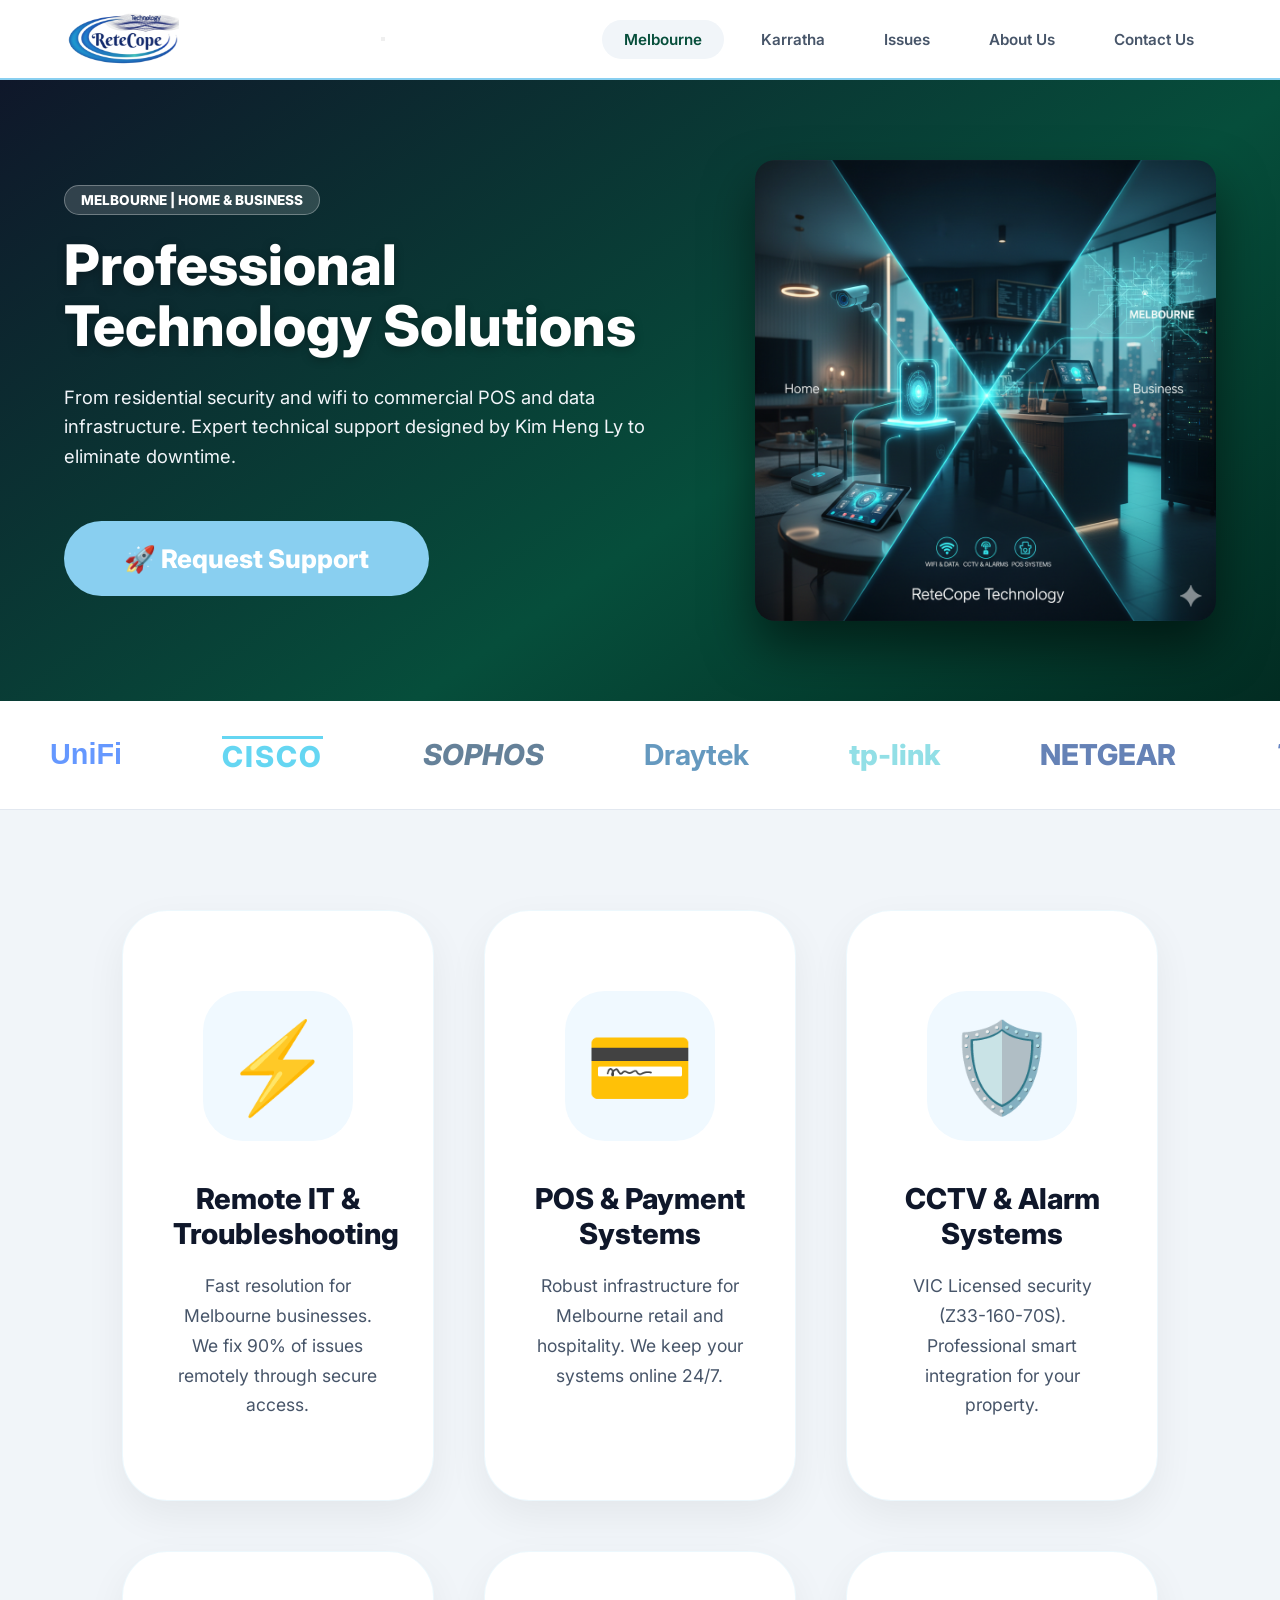
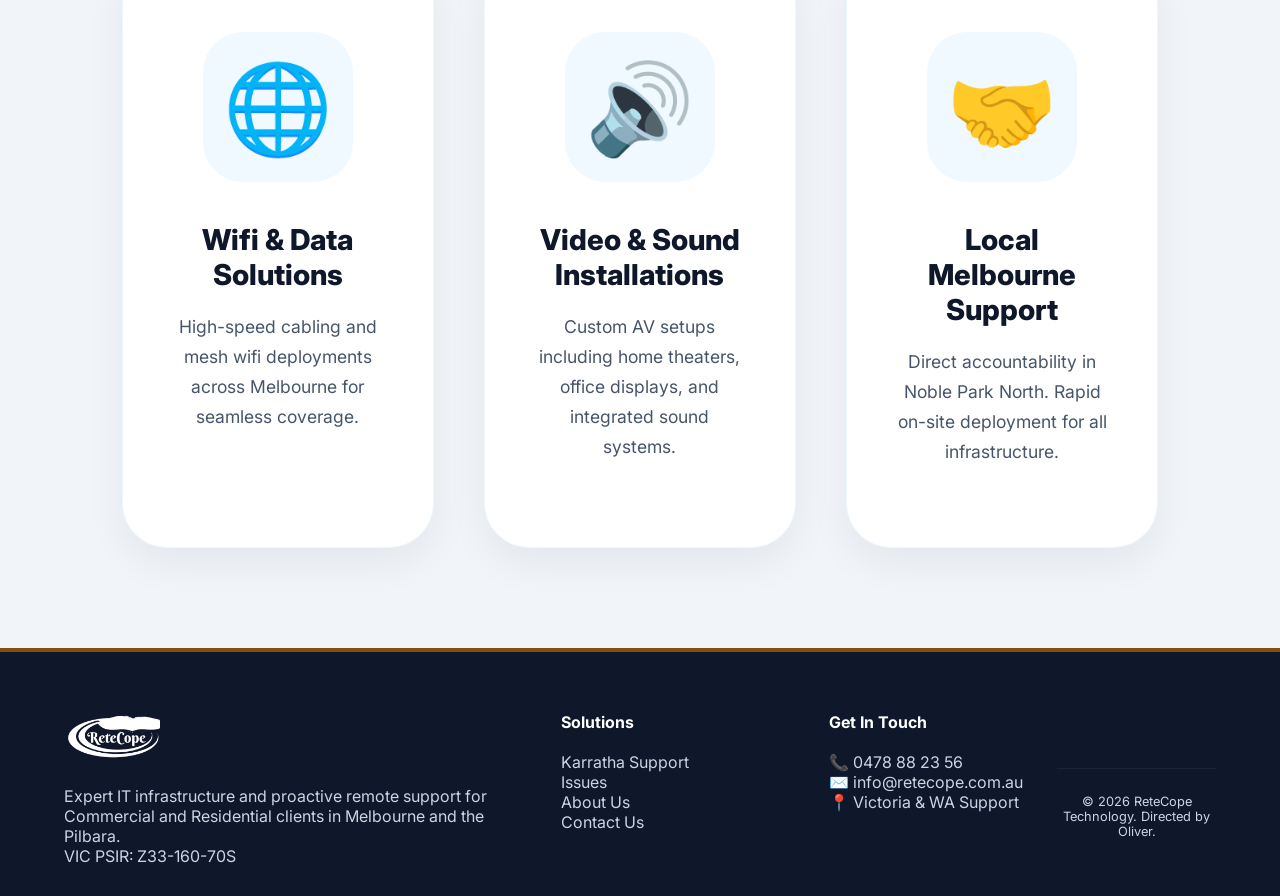
<file: index.html>
<!DOCTYPE HTML>
<html lang="en">
	<head>
		<title>ReteCope Technology | Melbourne Commercial & Residential IT Support</title>
		<meta charset="utf-8" />
		<meta name="viewport" content="width=device-width, initial-scale=1, user-scalable=no" />
		<link rel="stylesheet" href="assets/css/main.css" />
	</head>
	<body ontouchstart=""> 
		<div id="page-wrapper">

			<header id="header-fixed">
				<div class="main-container">
					<a href="index.html" id="logo" class="image-logo">
						<img src="images/logo.png" alt="ReteCope Technology Logo">
					</a>
					<button class="menu-toggle" id="menuBtn" aria-label="Toggle Menu" onclick="toggleMobileMenu(event)">
						<span class="bar"></span>
						<span class="bar"></span>
						<span class="bar"></span>
					</button>
					<nav id="main-nav">
						<a href="index.html" class="active-link">Melbourne</a>
						<a href="karratha.html">Karratha</a>
						<a href="issues.html">Issues</a>
						<a href="about.html">About Us</a>
						<a href="contact.html">Contact Us</a>
					</nav>
				</div>
			</header>

			<section id="hero-banner">
				<div class="main-container">
					<div class="hero-flex">
						<div class="hero-content">
							<div class="badge">Melbourne | Home & Business</div>
							<h1>Professional Technology Solutions</h1>
							<p class="hero-slogan">From residential security and wifi to commercial POS and data infrastructure. Expert technical support designed by Kim Heng Ly to eliminate downtime.</p>
							<div class="hero-btn-wrapper">
								<a href="tel:0478882356" class="hero-btn big-btn">🚀 Request Support</a>
							</div>
						</div>
						<div class="hero-image">
							<img src="images/banner.png" class="scalable-hero" alt="ReteCope Support Hub">
						</div>
					</div>
				</div>
			</section>

			<section class="logo-slider">
				<div class="slider-track">
					<span class="text-logo unifi">U<span>niFi</span></span>
					<span class="text-logo cisco">CISCO</span>
					<span class="text-logo sophos">SOPHOS</span>
					<span class="text-logo draytek">Draytek</span>
					<span class="text-logo tplink">tp-link</span>
					<span class="text-logo netgear">NETGEAR</span>
					<span class="text-logo telstra">Telstra</span>
					<span class="text-logo starlink">STARLINK</span>
					<span class="text-logo hikvision">HIK<span>VISION</span></span>
					<span class="text-logo dahua">Da<span>hua</span></span>
					<span class="text-logo unifi">U<span>niFi</span></span>
					<span class="text-logo cisco">CISCO</span>
					<span class="text-logo sophos">SOPHOS</span>
				</div>
			</section>

			<section class="services-section">
				<div class="main-container">
					<div class="services-grid">
						<div class="service-card">
							<div class="card-icon-wrapper">⚡</div>
							<h4>Remote IT & Troubleshooting</h4>
							<p>Fast resolution for Melbourne businesses. We fix 90% of issues remotely through secure access.</p>
						</div>
						<div class="service-card">
							<div class="card-icon-wrapper">💳</div>
							<h4>POS & Payment Systems</h4>
							<p>Robust infrastructure for Melbourne retail and hospitality. We keep your systems online 24/7.</p>
						</div>
						<div class="service-card">
							<div class="card-icon-wrapper">🛡️</div>
							<h4>CCTV & Alarm Systems</h4>
							<p>VIC Licensed security (Z33-160-70S). Professional smart integration for your property.</p>
						</div>
						<div class="service-card">
							<div class="card-icon-wrapper">🌐</div>
							<h4>Wifi & Data Solutions</h4>
							<p>High-speed cabling and mesh wifi deployments across Melbourne for seamless coverage.</p>
						</div>
						<div class="service-card">
							<div class="card-icon-wrapper">🔊</div>
							<h4>Video & Sound Installations</h4>
							<p>Custom AV setups including home theaters, office displays, and integrated sound systems.</p>
						</div>
						<div class="service-card">
							<div class="card-icon-wrapper">🤝</div>
							<h4>Local Melbourne Support</h4>
							<p>Direct accountability in Noble Park North. Rapid on-site deployment for all infrastructure.</p>
						</div>
					</div>
				</div>
			</section>

			<footer id="modern-footer">
    <div class="main-container">
        <div class="footer-grid">
            <div class="footer-col brand-col">
                <img src="images/logo.png" alt="ReteCope Logo" class="footer-logo">
                <p>Expert IT infrastructure and proactive remote support for Commercial and Residential clients in Melbourne and the Pilbara.</p>
                <div class="footer-badges">
                    <span class="license-badge">VIC PSIR: Z33-160-70S</span>
                </div>
            </div>

            <div class="footer-col">
                <h4>Solutions</h4>
                <ul class="footer-links">
                    <li><a href="karratha.html">Karratha Support</a></li>
                    <li><a href="issues.html">Issues</a></li>
                    <li><a href="about.html">About Us</a></li>
                    <li><a href="contact.html">Contact Us</a></li>
                </ul>
            </div>

            <div class="footer-col">
                <h4>Get In Touch</h4>
                <ul class="contact-list">
                    <li><a href="tel:0478882356"><span>📞</span> 0478 88 23 56</a></li>
                    <li><a href="mailto:info@retecope.com.au"><span>✉️</span> info@retecope.com.au</a></li>
                    <li><span>📍</span> Victoria & WA Support</li>
                </ul>
            </div>
        </div>

        <div class="footer-bottom">
            <div class="bottom-content">
                <p>&copy; 2026 ReteCope Technology. Directed by Oliver.</p>
            </div>
        </div>
    </div>
</footer>

		</div>

		<script>
			const nav = document.getElementById("main-nav");
			const btn = document.getElementById("menuBtn");
			function toggleMobileMenu(e) { e.stopPropagation(); nav.classList.toggle("is-open"); btn.classList.toggle("active"); }
			function closeMenu() { nav.classList.remove("is-open"); btn.classList.remove("active"); }
			document.querySelectorAll('#main-nav a').forEach(link => { link.addEventListener('click', closeMenu); });
			document.addEventListener('click', (e) => { if (!nav.contains(e.target) && !btn.contains(e.target)) closeMenu(); });
			window.addEventListener('scroll', () => { if (nav.classList.contains("is-open")) closeMenu(); }, { passive: true });
		</script>
	</body>
</html>
</file>
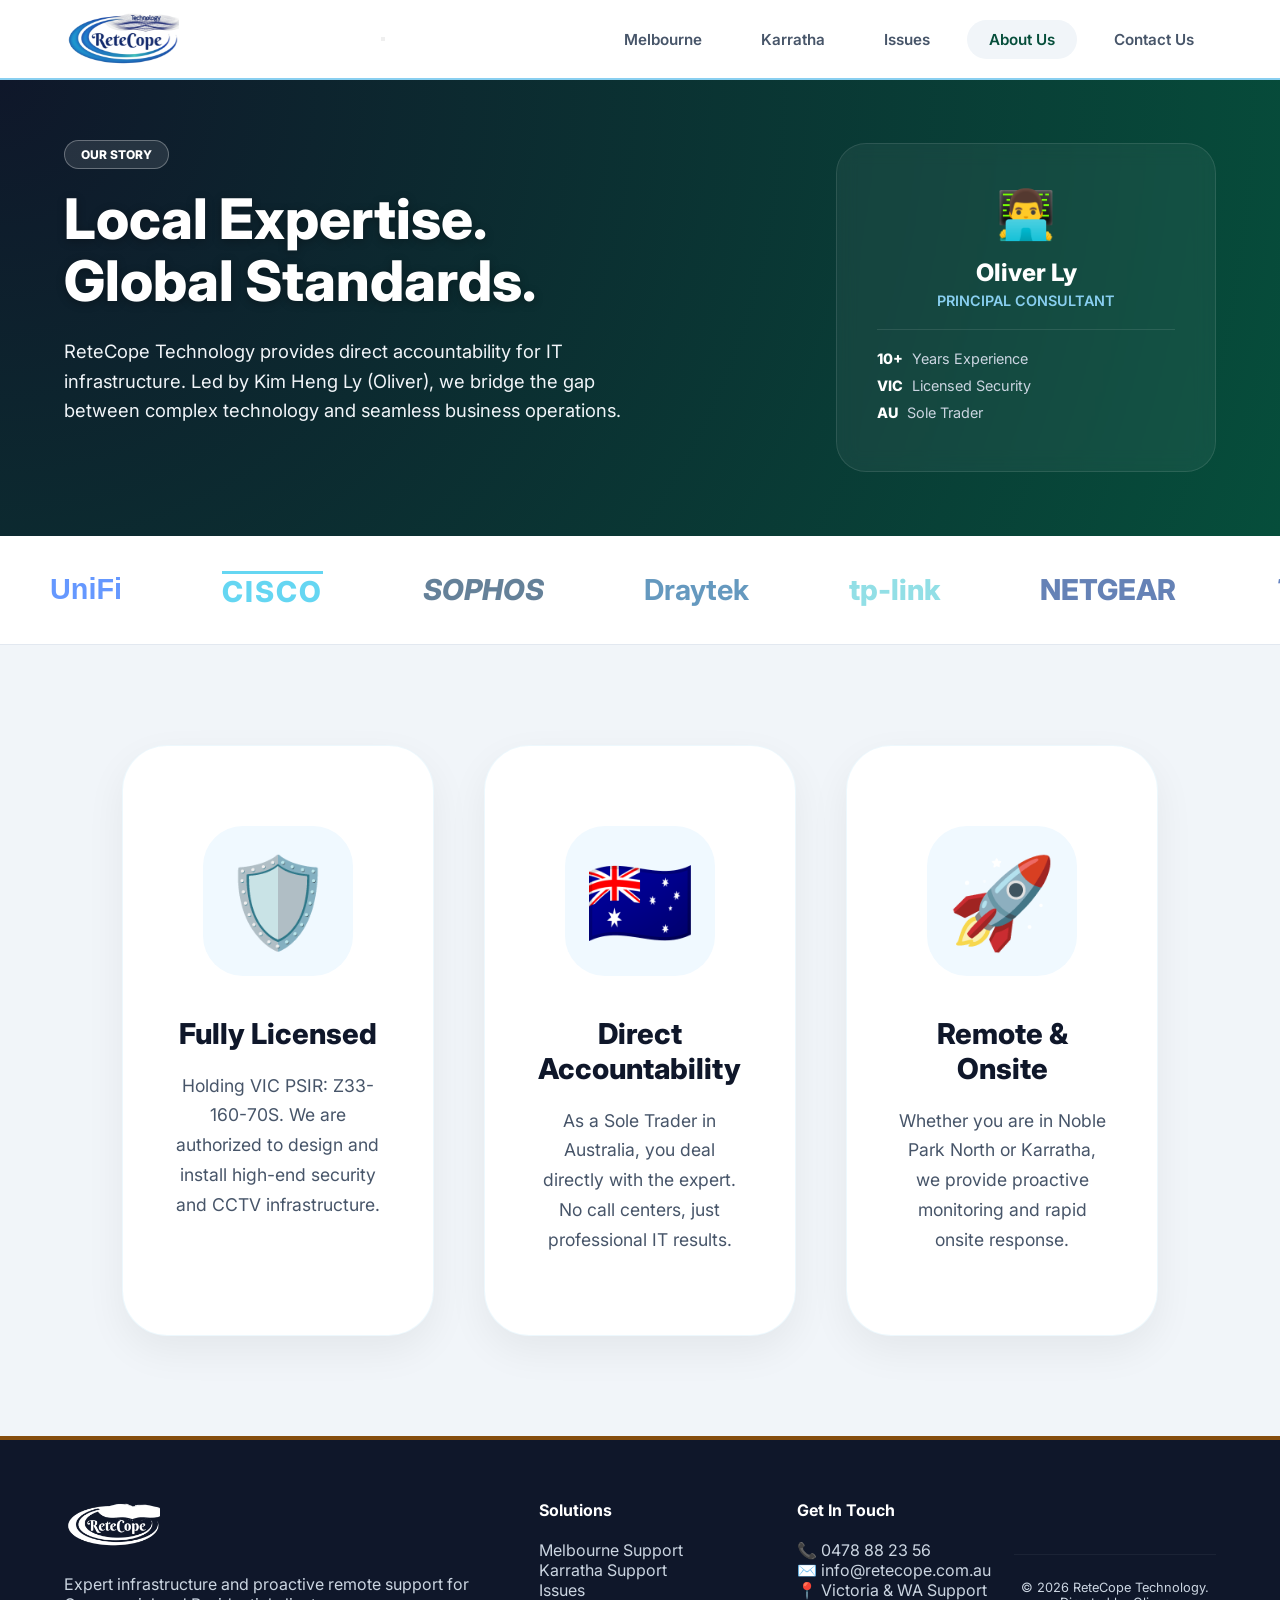
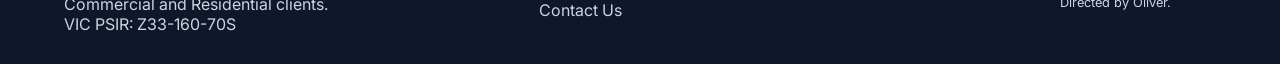
<file: about.html>
<!DOCTYPE HTML>
<html lang="en">
	<head>
		<title>About Us | ReteCope Technology</title>
		<meta charset="utf-8" />
		<meta name="viewport" content="width=device-width, initial-scale=1, user-scalable=no" />
		<link rel="stylesheet" href="assets/css/main.css" />
	</head>
	<body ontouchstart=""> 
		<div id="page-wrapper">

			<header id="header-fixed">
				<div class="main-container">
					<a href="index.html" class="image-logo">
						<img src="images/logo.png" alt="ReteCope Technology Logo">
					</a>
					<button class="menu-toggle" id="menuBtn" onclick="toggleMobileMenu(event)">
						<span class="bar"></span>
						<span class="bar"></span>
						<span class="bar"></span>
					</button>
					<nav id="main-nav">
						<a href="index.html">Melbourne</a>
						<a href="karratha.html">Karratha</a>
						<a href="issues.html">Issues</a>
						<a href="about.html" class="active-link">About Us</a>
						<a href="contact.html">Contact Us</a>
					</nav>
				</div>
			</header>

			<section id="hero-banner" class="about-hero-layout">
				<div class="main-container">
					<div class="hero-flex">
						
						<div class="hero-content">
							<div class="badge-outline">Our Story</div>
							<h1>Local Expertise.<br>Global Standards.</h1>
							<p class="hero-slogan">ReteCope Technology provides direct accountability for IT infrastructure. Led by Kim Heng Ly (Oliver), we bridge the gap between complex technology and seamless business operations.</p>
						</div>

						<div class="about-profile-card">
							<div class="profile-icon">👨‍💻</div>
							<h3>Oliver Ly</h3>
							<p>Principal Consultant</p>
							<div class="profile-divider"></div>
							<ul class="profile-stats">
								<li><span>10+</span> Years Experience</li>
								<li><span>VIC</span> Licensed Security</li>
								<li><span>AU</span> Sole Trader</li>
							</ul>
						</div>

					</div>
				</div>
			</section>

			<section class="logo-slider">
				<div class="slider-track">
					<span class="text-logo unifi">U<span>niFi</span></span>
					<span class="text-logo cisco">CISCO</span>
					<span class="text-logo sophos">SOPHOS</span>
					<span class="text-logo draytek">Draytek</span>
					<span class="text-logo tplink">tp-link</span>
					<span class="text-logo netgear">NETGEAR</span>
					<span class="text-logo telstra">Telstra</span>
					<span class="text-logo starlink">STARLINK</span>
					<span class="text-logo hikvision">HIK<span>VISION</span></span>
					<span class="text-logo dahua">Da<span>hua</span></span>
					<span class="text-logo unifi">U<span>niFi</span></span>
					<span class="text-logo cisco">CISCO</span>
					<span class="text-logo sophos">SOPHOS</span>
				</div>
			</section>

			<section class="services-section">
				<div class="main-container">
					<div class="services-grid">
						
						<div class="service-card">
							<div class="card-icon-wrapper">🛡️</div>
							<h4>Fully Licensed</h4>
							<p>Holding VIC PSIR: Z33-160-70S. We are authorized to design and install high-end security and CCTV infrastructure.</p>
						</div>

						<div class="service-card">
							<div class="card-icon-wrapper">🇦🇺</div>
							<h4>Direct Accountability</h4>
							<p>As a Sole Trader in Australia, you deal directly with the expert. No call centers, just professional IT results.</p>
						</div>

						<div class="service-card">
							<div class="card-icon-wrapper">🚀</div>
							<h4>Remote & Onsite</h4>
							<p>Whether you are in Noble Park North or Karratha, we provide proactive monitoring and rapid onsite response.</p>
						</div>

					</div>
				</div>
			</section>

			<footer id="modern-footer">
				<div class="main-container">
					<div class="footer-grid">
						<div class="footer-col brand-col">
							<img src="images/logo.png" alt="ReteCope Logo" class="footer-logo">
							<p>Expert infrastructure and proactive remote support for Commercial and Residential clients.</p>
							<div class="footer-badges">
								<span class="license-badge">VIC PSIR: Z33-160-70S</span>
							</div>
						</div>
						<div class="footer-col">
							<h4>Solutions</h4>
							<ul>
								<li><a href="index.html">Melbourne Support</a></li>
								<li><a href="karratha.html">Karratha Support</a></li>
								<li><a href="issues.html">Issues</a></li>
								<li><a href="contact.html">Contact Us</a></li>
							</ul>
						</div>
						<div class="footer-col">
							<h4>Get In Touch</h4>
							<ul class="contact-list">
								<li><a href="tel:0478882356">📞 0478 88 23 56</a></li>
								<li><a href="mailto:info@retecope.com.au">✉️ info@retecope.com.au</a></li>
								<li>📍 Victoria & WA Support</li>
							</ul>
						</div>
					</div>
					<div class="footer-bottom">
						<div class="bottom-content">
							<p>&copy; 2026 ReteCope Technology. Directed by Oliver.</p>
						</div>
					</div>
				</div>
			</footer>

		</div>

		<script>
			const nav = document.getElementById("main-nav");
			const btn = document.getElementById("menuBtn");
			function toggleMobileMenu(e) { e.stopPropagation(); nav.classList.toggle("is-open"); btn.classList.toggle("active"); }
			function closeMenu() { nav.classList.remove("is-open"); btn.classList.remove("active"); }
			document.querySelectorAll('#main-nav a').forEach(link => { link.addEventListener('click', closeMenu); });
		</script>
	</body>
</html>
</file>
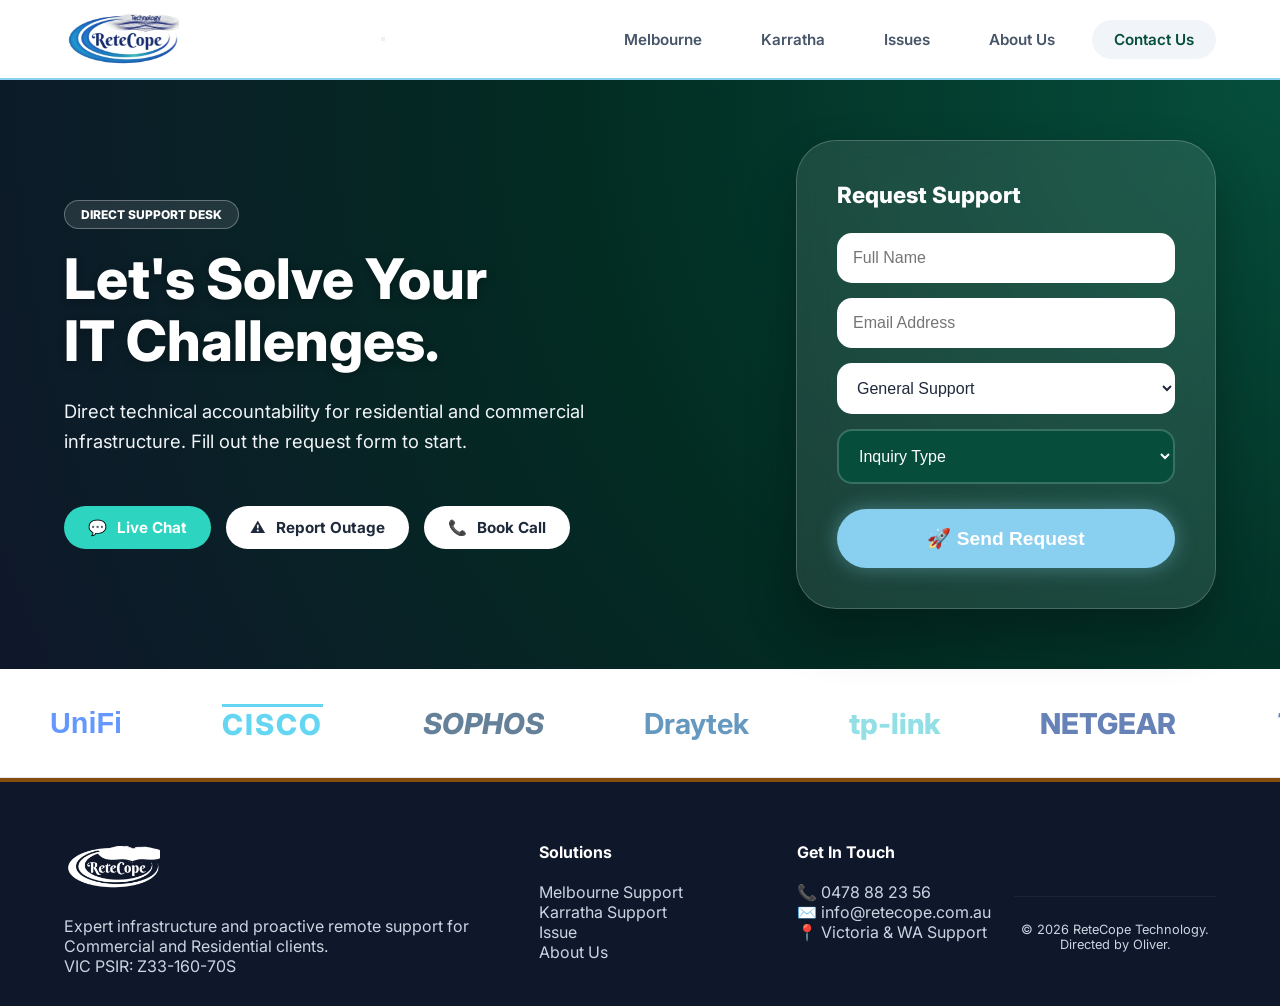
<file: contact.html>
<!DOCTYPE HTML>
<html lang="en">
	<head>
		<title>Contact Support | ReteCope Technology</title>
		<meta charset="utf-8" />
		<meta name="viewport" content="width=device-width, initial-scale=1, user-scalable=no" />
		<link rel="stylesheet" href="assets/css/main.css" />
	</head>
	<body ontouchstart=""> 
		<div id="page-wrapper">

			<header id="header-fixed">
				<div class="main-container">
					<a href="index.html" class="image-logo">
						<img src="images/logo.png" alt="ReteCope Technology Logo">
					</a>
					<button class="menu-toggle" id="menuBtn" onclick="toggleMobileMenu(event)">
						<span class="bar"></span>
						<span class="bar"></span>
						<span class="bar"></span>
					</button>
					<nav id="main-nav">
						<a href="index.html">Melbourne</a>
						<a href="karratha.html">Karratha</a>
						<a href="issues.html">Issues</a>
						<a href="about.html">About Us</a>
						<a href="contact.html" class="active-link">Contact Us</a>
					</nav>
				</div>
			</header>

			<section id="hero-banner" class="support-desk-hero">
				<div class="main-container">
					<div class="hero-flex">
						
						<div class="hero-content">
							<div class="badge-outline">Direct Support Desk</div>
							<h1>Let's Solve Your<br>IT Challenges.</h1>
							<p class="hero-slogan">Direct technical accountability for residential and commercial infrastructure. Fill out the request form to start.</p>
							
							<div class="hero-action-row">
								<a href="#" class="action-btn chat-btn"><span>💬</span> Live Chat</a>
								<a href="issues.html" class="action-btn report-btn"><span>⚠️</span> Report Outage</a>
								<a href="tel:0478882356" class="action-btn book-btn"><span>📞</span> Book Call</a>
							</div>
						</div>

						<div class="glass-form-container">
							<form class="support-form-modern">
								<h3>Request Support</h3>
								<div class="form-input-wrapper">
									<input type="text" placeholder="Full Name" required>
								</div>
								<div class="form-input-wrapper">
									<input type="email" placeholder="Email Address" required>
								</div>
								<div class="form-input-wrapper">
									<select>
										<option>General Support</option>
										<option>Network Issue</option>
										<option>Security/CCTV</option>
									</select>
								</div>
								<div class="form-input-wrapper inquiry-box">
									<select>
										<option>Inquiry Type</option>
										<option>Urgent Outage</option>
										<option>Standard Request</option>
									</select>
								</div>
								<button type="submit" class="submit-btn-glow">🚀 Send Request</button>
							</form>
						</div>

					</div>
				</div>
			</section>

			<section class="logo-slider">
				<div class="slider-track">
					<span class="text-logo unifi">U<span>niFi</span></span>
					<span class="text-logo cisco">CISCO</span>
					<span class="text-logo sophos">SOPHOS</span>
					<span class="text-logo draytek">Draytek</span>
					<span class="text-logo tplink">tp-link</span>
					<span class="text-logo netgear">NETGEAR</span>
					<span class="text-logo telstra">Telstra</span>
					<span class="text-logo starlink">STARLINK</span>
					<span class="text-logo hikvision">HIK<span>VISION</span></span>
					<span class="text-logo dahua">Da<span>hua</span></span>
					<span class="text-logo unifi">U<span>niFi</span></span>
					<span class="text-logo cisco">CISCO</span>
					<span class="text-logo sophos">SOPHOS</span>
				</div>
			</section>

			<footer id="modern-footer">
				<div class="main-container">
					<div class="footer-grid">
						<div class="footer-col brand-col">
							<img src="images/logo.png" alt="ReteCope Logo" class="footer-logo">
							<p>Expert infrastructure and proactive remote support for Commercial and Residential clients.</p>
							<div class="footer-badges">
								<span class="license-badge">VIC PSIR: Z33-160-70S</span>
							</div>
						</div>
						<div class="footer-col">
							<h4>Solutions</h4>
							<ul>
								<li><a href="index.html">Melbourne Support</a></li>
								<li><a href="karratha.html">Karratha Support</a></li>
								<li><a href="issues.html">Issue</a></li>
								<li><a href="about.html">About Us</a></li>
							</ul>
						</div>
						<div class="footer-col">
							<h4>Get In Touch</h4>
							<ul class="contact-list">
								<li><a href="tel:0478882356">📞 0478 88 23 56</a></li>
								<li><a href="mailto:info@retecope.com.au">✉️ info@retecope.com.au</a></li>
								<li>📍 Victoria & WA Support</li>
							</ul>
						</div>
					</div>
					<div class="footer-bottom">
						<div class="bottom-content">
							<p>&copy; 2026 ReteCope Technology. Directed by Oliver.</p>
						</div>
					</div>
				</div>
			</footer>

		</div>

		<script>
			const nav = document.getElementById("main-nav");
			const btn = document.getElementById("menuBtn");
			function toggleMobileMenu(e) { e.stopPropagation(); nav.classList.toggle("is-open"); btn.classList.toggle("active"); }
			function closeMenu() { nav.classList.remove("is-open"); btn.classList.remove("active"); }
			document.querySelectorAll('#main-nav a').forEach(link => { link.addEventListener('click', closeMenu); });
		</script>
	</body>
</html>
</file>
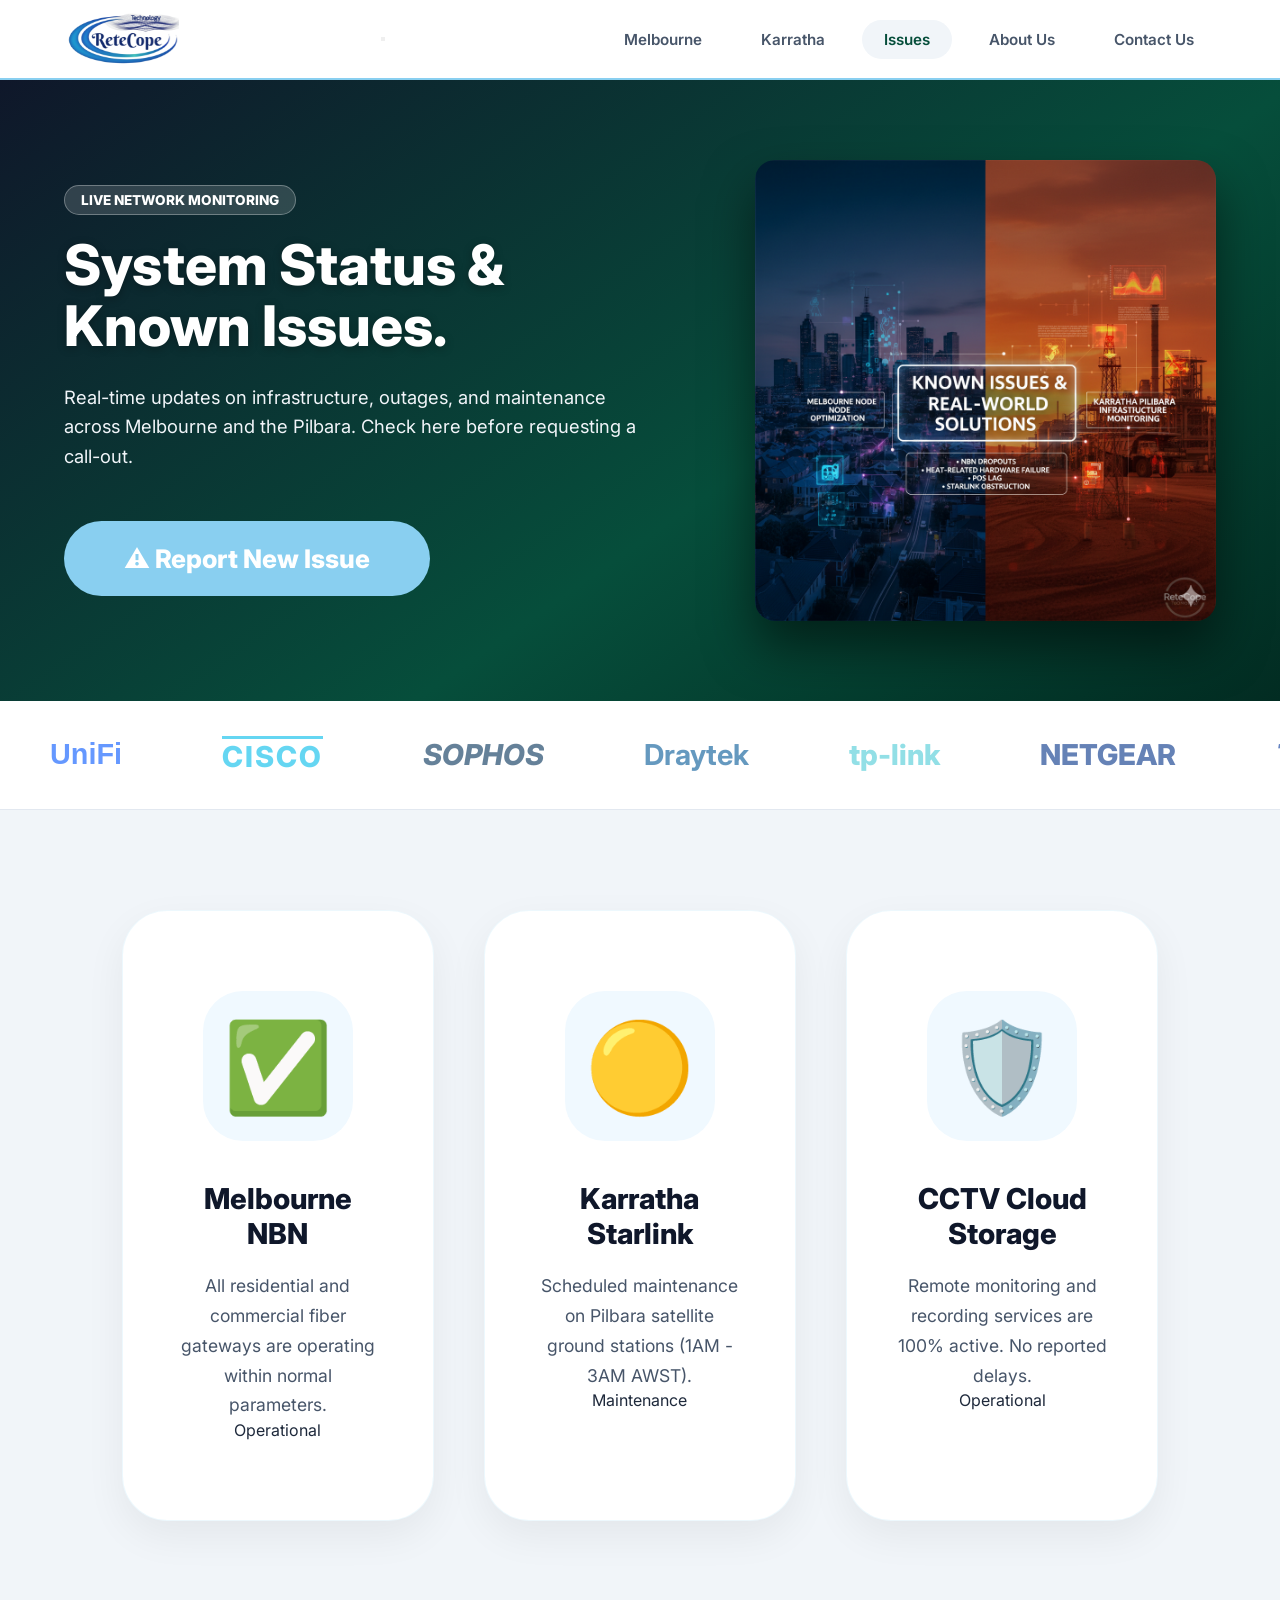
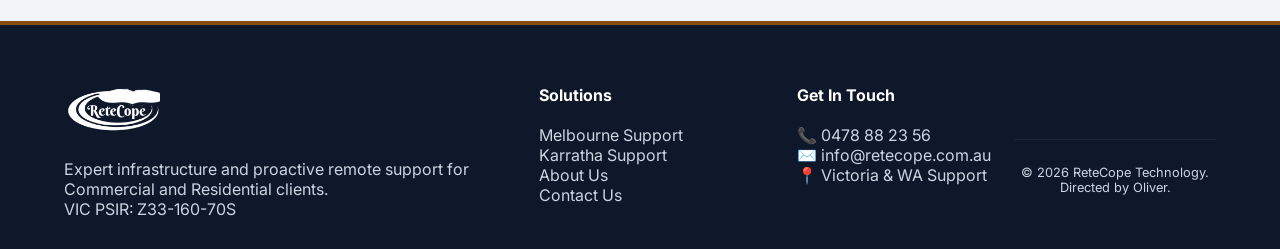
<file: issues.html>
<!DOCTYPE HTML>
<html lang="en">
	<head>
		<title>ReteCope Technology | Known Issues & System Status</title>
		<meta charset="utf-8" />
		<meta name="viewport" content="width=device-width, initial-scale=1, user-scalable=no" />
		<link rel="stylesheet" href="assets/css/main.css" />
	</head>
	<body ontouchstart=""> 
		<div id="page-wrapper">

			<header id="header-fixed">
				<div class="main-container">
					<a href="index.html" id="logo" class="image-logo">
						<img src="images/logo.png" alt="ReteCope Technology Logo">
					</a>
					<button class="menu-toggle" id="menuBtn" aria-label="Toggle Menu" onclick="toggleMobileMenu(event)">
						<span class="bar"></span>
						<span class="bar"></span>
						<span class="bar"></span>
					</button>
					<nav id="main-nav">
						<a href="index.html">Melbourne</a>
						<a href="karratha.html">Karratha</a>
						<a href="issues.html" class="active-link">Issues</a>
						<a href="about.html">About Us</a>
						<a href="contact.html">Contact Us</a>
					</nav>
				</div>
			</header>

			<section id="hero-banner" class="status-hero">
				<div class="main-container">
					<div class="hero-flex">
						<div class="hero-content">
							<div class="badge">Live Network Monitoring</div>
							<h1>System Status &<br>Known Issues.</h1>
							<p class="hero-slogan">Real-time updates on infrastructure, outages, and maintenance across Melbourne and the Pilbara. Check here before requesting a call-out.</p>
							<div class="hero-btn-wrapper">
								<a href="contact.html" class="hero-btn big-btn">⚠️ Report New Issue</a>
							</div>
						</div>
						<div class="hero-image">
							<img src="images/issues_banner.png" class="scalable-hero" alt="Karratha Industrial IT Support">
						</div>
					</div>
				</div>
			</section>

			<section class="logo-slider">
				<div class="slider-track">
					<span class="text-logo unifi">U<span>niFi</span></span>
					<span class="text-logo cisco">CISCO</span>
					<span class="text-logo sophos">SOPHOS</span>
					<span class="text-logo draytek">Draytek</span>
					<span class="text-logo tplink">tp-link</span>
					<span class="text-logo netgear">NETGEAR</span>
					<span class="text-logo telstra">Telstra</span>
					<span class="text-logo starlink">STARLINK</span>
					<span class="text-logo hikvision">HIK<span>VISION</span></span>
					<span class="text-logo dahua">Da<span>hua</span></span>
					<span class="text-logo unifi">U<span>niFi</span></span>
					<span class="text-logo cisco">CISCO</span>
					<span class="text-logo sophos">SOPHOS</span>
				</div>
			</section>

			<section class="services-section">
				<div class="main-container">
					<div class="services-grid">
						<div class="service-card status-card green">
							<div class="card-icon-wrapper">✅</div>
							<h4>Melbourne NBN</h4>
							<p>All residential and commercial fiber gateways are operating within normal parameters.</p>
                            <span class="status-label">Operational</span>
						</div>
						<div class="service-card status-card yellow">
							<div class="card-icon-wrapper">🟡</div>
							<h4>Karratha Starlink</h4>
							<p>Scheduled maintenance on Pilbara satellite ground stations (1AM - 3AM AWST).</p>
                            <span class="status-label">Maintenance</span>
						</div>
						<div class="service-card status-card green">
							<div class="card-icon-wrapper">🛡️</div>
							<h4>CCTV Cloud Storage</h4>
							<p>Remote monitoring and recording services are 100% active. No reported delays.</p>
                            <span class="status-label">Operational</span>
						</div>
					</div>
				</div>
			</section>

			<footer id="modern-footer">
				<div class="main-container">
					<div class="footer-grid">
						<div class="footer-col brand-col">
							<img src="images/logo.png" alt="ReteCope Logo" class="footer-logo">
							<p>Expert infrastructure and proactive remote support for Commercial and Residential clients.</p>
							<div class="footer-badges">
								<span class="license-badge">VIC PSIR: Z33-160-70S</span>
							</div>
						</div>
						<div class="footer-col">
							<h4>Solutions</h4>
							<ul>
								<li><a href="index.html">Melbourne Support</a></li>
								<li><a href="karratha.html">Karratha Support</a></li>
								<li><a href="about.html">About Us</a></li>
								<li><a href="contact.html">Contact Us</a></li>
							</ul>
						</div>
						<div class="footer-col">
							<h4>Get In Touch</h4>
							<ul class="contact-list">
								<li><a href="tel:0478882356">📞 0478 88 23 56</a></li>
								<li><a href="mailto:info@retecope.com.au">✉️ info@retecope.com.au</a></li>
								<li>📍 Victoria & WA Support</li>
							</ul>
						</div>
					</div>
					<div class="footer-bottom">
						<div class="bottom-content">
							<p>&copy; 2026 ReteCope Technology. Directed by Oliver.</p>
						</div>
					</div>
				</div>
			</footer>
		</div>

		<script>
			const nav = document.getElementById("main-nav");
			const btn = document.getElementById("menuBtn");
			function toggleMobileMenu(e) { e.stopPropagation(); nav.classList.toggle("is-open"); btn.classList.toggle("active"); }
			function closeMenu() { nav.classList.remove("is-open"); btn.classList.remove("active"); }
			document.querySelectorAll('#main-nav a').forEach(link => { link.addEventListener('click', closeMenu); });
			document.addEventListener('click', (e) => { if (!nav.contains(e.target) && !btn.contains(e.target)) closeMenu(); });
			window.addEventListener('scroll', () => { if (nav.classList.contains("is-open")) closeMenu(); }, { passive: true });
		</script>
	</body>
</html>
</file>
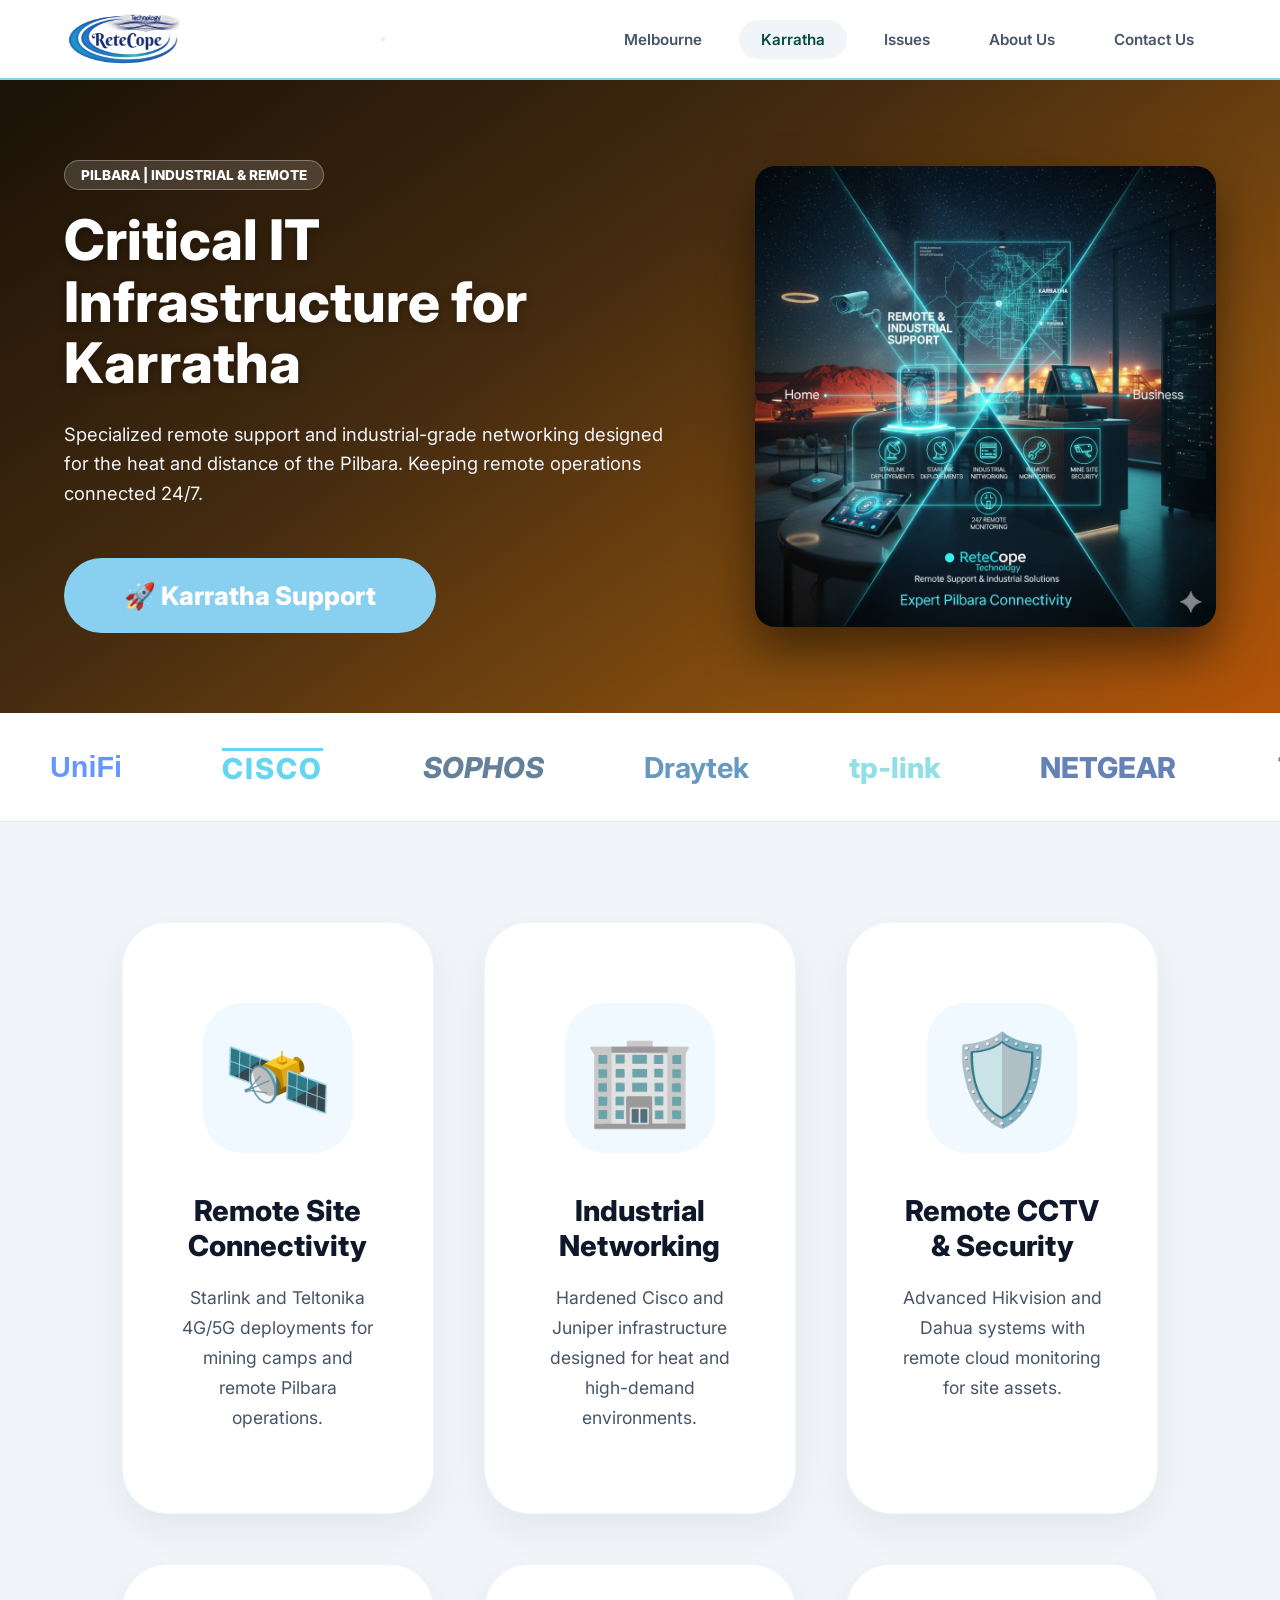
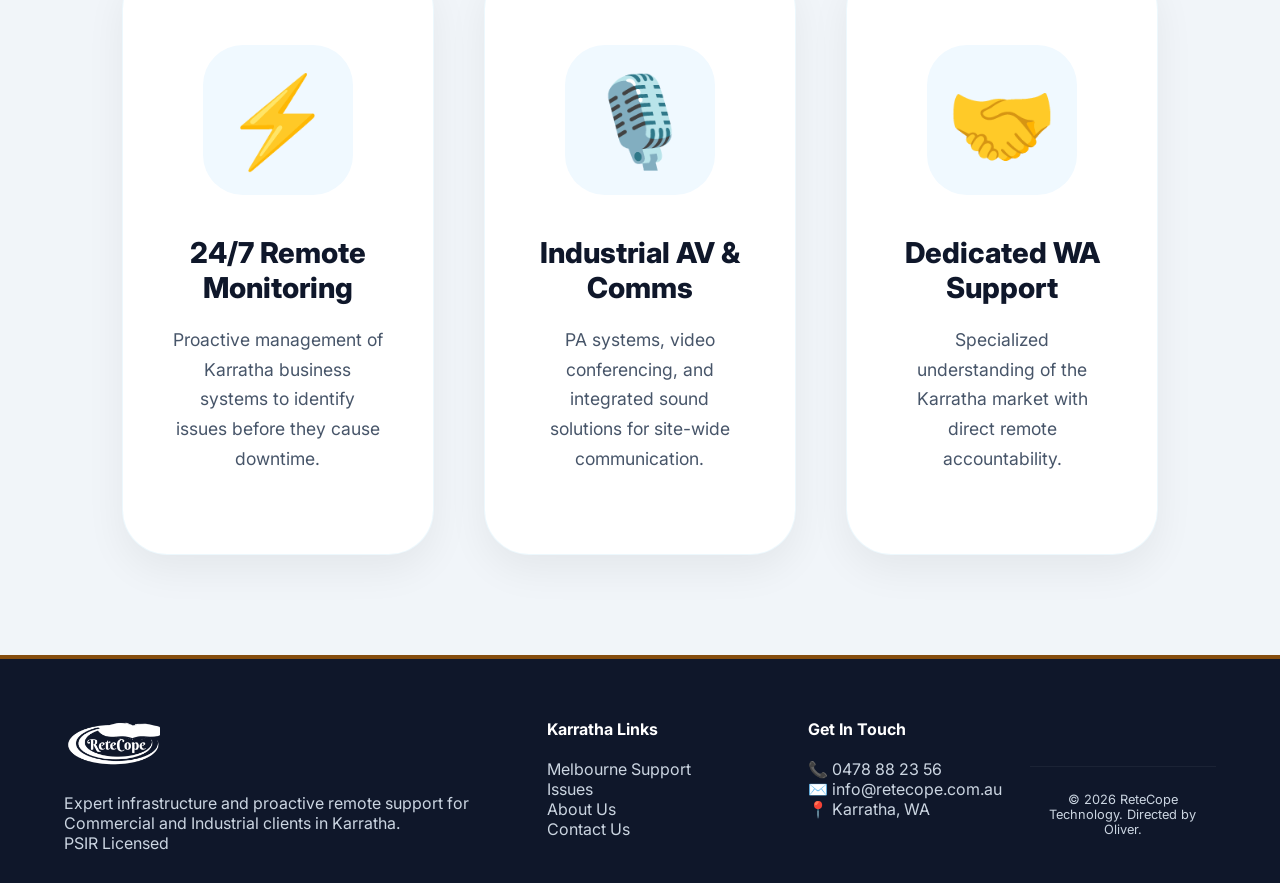
<file: karratha.html>
<!DOCTYPE HTML>
<html lang="en">
	<head>
		<title>ReteCope Technology | Karratha Industrial & Remote IT Support</title>
		<meta charset="utf-8" />
		<meta name="viewport" content="width=device-width, initial-scale=1, user-scalable=no" />
		<link rel="stylesheet" href="assets/css/main.css" />
	</head>
	<body ontouchstart=""> 
		<div id="page-wrapper">

			<header id="header-fixed">
				<div class="main-container">
					<a href="index.html" id="logo" class="image-logo">
						<img src="images/logo.png" alt="ReteCope Technology Logo">
					</a>
					<button class="menu-toggle" id="menuBtn" aria-label="Toggle Menu" onclick="toggleMobileMenu(event)">
						<span class="bar"></span>
						<span class="bar"></span>
						<span class="bar"></span>
					</button>
					<nav id="main-nav">
						<a href="index.html">Melbourne</a>
						<a href="karratha.html" class="active-link">Karratha</a>
						<a href="issues.html">Issues</a>
						<a href="about.html">About Us</a>
						<a href="contact.html">Contact Us</a>
					</nav>
				</div>
			</header>

			<section id="hero-banner" class="karratha-hero">
				<div class="main-container">
					<div class="hero-flex">
						<div class="hero-content">
							<div class="badge">Pilbara | Industrial & Remote</div>
							<h1>Critical IT Infrastructure for Karratha</h1>
							<p class="hero-slogan">Specialized remote support and industrial-grade networking designed for the heat and distance of the Pilbara. Keeping remote operations connected 24/7.</p>
							<div class="hero-btn-wrapper">
								<a href="tel:0478882356" class="hero-btn big-btn">🚀 Karratha Support</a>
							</div>
						</div>
						<div class="hero-image">
							<img src="images/karratha_banner.png" class="scalable-hero" alt="Karratha Industrial IT Support">
						</div>
					</div>
				</div>
			</section>

			<section class="logo-slider">
				<div class="slider-track">
					<span class="text-logo unifi">U<span>niFi</span></span>
					<span class="text-logo cisco">CISCO</span>
					<span class="text-logo sophos">SOPHOS</span>
					<span class="text-logo draytek">Draytek</span>
					<span class="text-logo tplink">tp-link</span>
					<span class="text-logo netgear">NETGEAR</span>
					<span class="text-logo telstra">Telstra</span>
					<span class="text-logo starlink">STARLINK</span>
					<span class="text-logo hikvision">HIK<span>VISION</span></span>
					<span class="text-logo dahua">Da<span>hua</span></span>
					<span class="text-logo unifi">U<span>niFi</span></span>
					<span class="text-logo cisco">CISCO</span>
					<span class="text-logo sophos">SOPHOS</span>
				</div>
			</section>

			<section class="services-section">
				<div class="main-container">
					<div class="services-grid">
						<div class="service-card">
							<div class="card-icon-wrapper">🛰️</div>
							<h4>Remote Site Connectivity</h4>
							<p>Starlink and Teltonika 4G/5G deployments for mining camps and remote Pilbara operations.</p>
						</div>
						<div class="service-card">
							<div class="card-icon-wrapper">🏢</div>
							<h4>Industrial Networking</h4>
							<p>Hardened Cisco and Juniper infrastructure designed for heat and high-demand environments.</p>
						</div>
						<div class="service-card">
							<div class="card-icon-wrapper">🛡️</div>
							<h4>Remote CCTV & Security</h4>
							<p>Advanced Hikvision and Dahua systems with remote cloud monitoring for site assets.</p>
						</div>
						<div class="service-card">
							<div class="card-icon-wrapper">⚡</div>
							<h4>24/7 Remote Monitoring</h4>
							<p>Proactive management of Karratha business systems to identify issues before they cause downtime.</p>
						</div>
						<div class="service-card">
							<div class="card-icon-wrapper">🎙️</div>
							<h4>Industrial AV & Comms</h4>
							<p>PA systems, video conferencing, and integrated sound solutions for site-wide communication.</p>
						</div>
						<div class="service-card">
							<div class="card-icon-wrapper">🤝</div>
							<h4>Dedicated WA Support</h4>
							<p>Specialized understanding of the Karratha market with direct remote accountability.</p>
						</div>
					</div>
				</div>
			</section>

			<footer id="modern-footer">
				<div class="main-container">
					<div class="footer-grid">
						<div class="footer-col brand-col">
							<img src="images/logo.png" alt="ReteCope Logo" class="footer-logo">
							<p>Expert infrastructure and proactive remote support for Commercial and Industrial clients in Karratha.</p>
							<div class="footer-badges">
								<span class="license-badge">PSIR Licensed</span>
							</div>
						</div>
						<div class="footer-col">
							<h4>Karratha Links</h4>
							<ul>
								<li><a href="index.html">Melbourne Support</a></li>
								<li><a href="issues.html">Issues</a></li>
								<li><a href="about.html">About Us</a></li>
								<li><a href="contact.html">Contact Us</a></li>
							</ul>
						</div>
						<div class="footer-col">
							<h4>Get In Touch</h4>
							<ul class="contact-list">
								<li><a href="tel:0478882356">📞 0478 88 23 56</a></li>
								<li><a href="mailto:info@retecope.com.au">✉️ info@retecope.com.au</a></li>
								<li>📍 Karratha, WA</li>
							</ul>
						</div>
					</div>
					<div class="footer-bottom">
						<div class="bottom-content">
							<p>&copy; 2026 ReteCope Technology. Directed by Oliver.</p>
						</div>
					</div>
				</div>
			</footer>
		</div>

		<script>
			const nav = document.getElementById("main-nav");
			const btn = document.getElementById("menuBtn");
			function toggleMobileMenu(e) { e.stopPropagation(); nav.classList.toggle("is-open"); btn.classList.toggle("active"); }
			function closeMenu() { nav.classList.remove("is-open"); btn.classList.remove("active"); }
			document.querySelectorAll('#main-nav a').forEach(link => { link.addEventListener('click', closeMenu); });
			document.addEventListener('click', (e) => { if (!nav.contains(e.target) && !btn.contains(e.target)) closeMenu(); });
			window.addEventListener('scroll', () => { if (nav.classList.contains("is-open")) closeMenu(); }, { passive: true });
		</script>
	</body>
</html>
</file>
<file: assets/css/main.css>
@import url('https://fonts.googleapis.com/css2?family=Inter:wght@400;600;800&display=swap');

/* --- [1] CORE RESET --- */
* { box-sizing: border-box; margin: 0; padding: 0; -webkit-tap-highlight-color: transparent; }
body { background: #f8fafc; color: #1e293b; font-family: 'Inter', sans-serif; overflow-x: hidden; }
a { text-decoration: none !important; }
ul { list-style: none !important; }

/* --- [2] HEADER & NAVIGATION (WORKING FOUNDATION) --- */
#header-fixed {
    position: fixed; top: 0; left: 0; width: 100%; height: 80px;
    background: #ffffff; z-index: 10000;
    border-bottom: 2px solid #89CFF0; display: flex; align-items: center;
}
.main-container { max-width: 1200px; width: 90%; margin: 0 auto; display: flex; justify-content: space-between; align-items: center; }

.image-logo { display: flex; align-items: center; transition: 0.3s cubic-bezier(0.175, 0.885, 0.32, 1.275) !important; will-change: transform; }
.image-logo img { height: 60px; width: auto; pointer-events: none; }
.image-logo:hover { transform: scale(1.15) !important; }

#main-nav { display: flex; align-items: center; }
#main-nav a { 
    color: #475569; font-weight: 600; text-decoration: none; 
    margin-left: 15px; font-size: 0.95rem; padding: 10px 22px; 
    border-radius: 50px; 
    transition: 0.4s cubic-bezier(0.34, 1.56, 0.64, 1) !important;
    will-change: transform;
}
#main-nav a:hover { 
    transform: translateX(8px) scale(1.1) !important; 
    background: #064e3b; color: #ffffff !important; 
}
.active-link { background: #f1f5f9; color: #064e3b !important; }

/* --- [3] HERO: WORKING FOUNDATION --- */
#page-wrapper { padding-top: 80px; }
#hero-banner {
    min-height: 600px;
    display: flex; align-items: center; color: #ffffff; padding: 80px 0;
    background: linear-gradient(145deg, #0f172a 0%, #064e3b 60%, #022c22 100%);
}

.karratha-hero {
    background: linear-gradient(145deg, #1a1107 0%, #442b10 40%, #854d0e 75%, #b45309 100%) !important;
}

.hero-flex { 
    display: flex; flex-direction: column; align-items: center; 
    text-align: center; gap: 60px; width: 100%;
}
.hero-content h1 { font-size: 2.5rem; line-height: 1.1; margin-bottom: 25px; font-weight: 800; text-shadow: 0 2px 10px rgba(0,0,0,0.3); }
.hero-slogan { font-size: 1.15rem; color: #f1f5f9; line-height: 1.6; margin-bottom: 50px; max-width: 600px; }

.badge { background: rgba(255, 255, 255, 0.15); color: #fff; padding: 6px 16px; border-radius: 50px; font-size: 0.85rem; font-weight: 800; text-transform: uppercase; margin-bottom: 20px; border: 1px solid rgba(255, 255, 255, 0.3); display: inline-block; }

.hero-btn.big-btn { 
    display: inline-block; padding: 22px 60px; background: #89CFF0; 
    color: #ffffff !important; text-decoration: none; border-radius: 100px; 
    font-size: 1.6rem; font-weight: 800; 
    transition: 0.4s cubic-bezier(0.34, 1.56, 0.64, 1) !important;
    will-change: transform;
}
.hero-btn:hover { background: #064e3b !important; transform: translateY(-8px) scale(1.05) !important; box-shadow: 0 15px 35px rgba(0,0,0,0.4); }

.hero-image { flex: 0 0 45%; display: flex; justify-content: center; align-items: center; }
.hero-image img { 
    max-width: 550px; width: 100%; height: auto; border-radius: 20px; 
    box-shadow: 0 25px 50px rgba(0,0,0,0.5); 
    transition: 0.6s cubic-bezier(0.165, 0.84, 0.44, 1) !important;
}
.hero-image img:hover { transform: scale(1.05) rotate(1deg) translateY(-10px) !important; }

/* --- [4] LOGO SLIDER --- */
.logo-slider { background: #ffffff; padding: 35px 0; overflow: hidden; border-bottom: 1px solid #e2e8f0; white-space: nowrap; }
.slider-track { display: flex; align-items: center; animation: scroll 40s linear infinite; width: max-content; }
.logo-slider:hover .slider-track { animation-play-state: paused; }
.text-logo { font-size: 1.8rem; font-weight: 800; margin: 0 50px; transition: 0.4s; display: inline-block; opacity: 0.6; }
.text-logo:hover { opacity: 1; transform: scale(1.2); }
.unifi { color: #0055ff !important; font-family: sans-serif; } 
.cisco { color: #00bceb !important; letter-spacing: 2px; border-top: 3px solid #00bceb; }
.sophos { color: #002f56 !important; font-style: italic; }
.draytek { color: #005696 !important; font-weight: 700; }
.tplink { color: #4acbd6 !important; text-transform: lowercase; }
.netgear { color: #003087 !important; font-weight: 800; }
.telstra { color: #003399 !important; font-style: italic; }
.starlink { color: #000 !important; letter-spacing: 5px; }
.hikvision { color: #333 !important; } .hikvision span { color: #ff0000 !important; }
.dahua { color: #ff0000 !important; } .dahua span { color: #333 !important; }
@keyframes scroll { from { transform: translateX(0); } to { transform: translateX(-50%); } }

/* --- [5] SERVICE CARDS (ENLARGED & MODERNIZED) --- */
.services-section { padding: 100px 0; background: #f1f5f9; }
.services-grid { display: grid; grid-template-columns: 1fr; gap: 50px; width: 90%; max-width: 1200px; margin: 0 auto; }

.service-card { 
    background: #ffffff; 
    border-radius: 45px; /* Softer, larger corners */
    padding: 80px 50px; /* Increased internal padding */
    text-align: center; 
    border: 1px solid rgba(137, 207, 240, 0.15); 
    box-shadow: 0 15px 40px rgba(0,0,0,0.06); 
    transition: 0.5s cubic-bezier(0.34, 1.56, 0.64, 1); 
    position: relative;
    overflow: hidden;
}

.card-icon-wrapper { 
    font-size: 5.5rem; /* Bigger icon */
    margin-bottom: 40px; 
    display: inline-block; 
    background: #f0f9ff; 
    width: 150px; /* Larger icon container */
    height: 150px; 
    line-height: 150px; 
    border-radius: 40px; 
    transition: 0.4s ease;
}

.service-card h4 {
    font-size: 1.8rem;
    font-weight: 800;
    margin-bottom: 20px;
    color: #0f172a;
}

.service-card p {
    font-size: 1.1rem;
    line-height: 1.7;
    color: #475569;
}

.service-card:hover { 
    transform: translateY(-20px) scale(1.03); 
    border-color: #854d0e; 
    box-shadow: 0 30px 60px rgba(0,0,0,0.12);
}

.service-card:hover .card-icon-wrapper {
    transform: rotate(-10deg) scale(1.1);
    background: #e0f2fe;
}

/* --- [6] FOOTER --- */
#modern-footer { background: #0f172a; color: #cbd5e1; padding: 60px 0 30px 0; border-top: 4px solid #854d0e; }
.footer-grid { display: grid; grid-template-columns: 1fr; gap: 40px; }
.footer-logo { height: 50px; filter: brightness(0) invert(1); margin-bottom: 20px; }
.footer-bottom { border-top: 1px solid rgba(255,255,255,0.05); padding-top: 25px; margin-top: 30px; text-align: center; font-size: 0.8rem; }
.footer-col h4 { color: #ffffff; margin-bottom: 20px; }
.footer-col a { color: #cbd5e1 !important; transition: 0.3s; display: inline-block; }
.footer-col a:hover { color: #ffffff !important; transform: translateX(5px); display: inline-block; }

/* --- [7] RESPONSIVE FOUNDATION --- */
@media screen and (min-width: 981px) {
    .hero-flex { flex-direction: row; text-align: left; justify-content: space-between; gap: 20px; }
    .hero-content { flex: 0 0 55%; }
    .hero-image { flex: 0 0 40%; }
    .hero-content h1 { font-size: 3.5rem; }
    .services-grid { grid-template-columns: repeat(3, 1fr) !important; }
    .footer-grid { grid-template-columns: 2fr 1fr 1fr !important; }
}

@media screen and (max-width: 980px) {
    .menu-toggle { display: flex; flex-direction: column; justify-content: space-between; width: 30px; height: 21px; background: transparent; border: none; z-index: 10001; }
    .menu-toggle .bar { width: 100%; height: 3px; background-color: #1e293b; border-radius: 10px; transition: 0.3s; }
    #main-nav { position: fixed; top: 80px; left: 0; width: 100%; background: #ffffff; flex-direction: column; display: none; z-index: 9999; }
    #main-nav.is-open { display: flex !important; }
    #main-nav a { width: 100%; text-align: center; margin: 0; border-bottom: 1px solid #f1f5f9; }
}

/* --- [8] CONTACT PAGE ONLY: RECTANGULAR SUPPORT DESK --- */
.support-desk-hero {
    background: radial-gradient(circle at top right, #064e3b, #022c22, #0f172a) !important;
    min-height: 450px !important; 
    padding: 60px 0 !important;   
}

.badge-outline {
    display: inline-block; padding: 6px 16px; border: 1px solid rgba(255,255,255,0.3); border-radius: 50px;
    background: rgba(255,255,255,0.1); font-size: 0.75rem; font-weight: 800; text-transform: uppercase; margin-bottom: 20px;
}

.hero-action-row { display: flex; flex-wrap: wrap; gap: 15px; margin-top: 30px; }
.action-btn { 
    display: flex; align-items: center; gap: 10px; padding: 12px 24px; border-radius: 50px; 
    font-weight: 700; font-size: 0.95rem; transition: 0.3s ease; background: #ffffff; color: #1e293b; 
}
.chat-btn { background: #2dd4bf; color: #ffffff; }
.action-btn:hover { transform: translateY(-5px); box-shadow: 0 10px 20px rgba(0,0,0,0.2); }

.glass-form-container {
    flex: 0 0 420px; background: rgba(255, 255, 255, 0.1); backdrop-filter: blur(15px); -webkit-backdrop-filter: blur(15px);
    border: 1px solid rgba(255, 255, 255, 0.2); padding: 40px; border-radius: 40px; box-shadow: 0 25px 50px rgba(0,0,0,0.3);
}

.support-form-modern h3 { color: #ffffff; font-size: 1.4rem; margin-bottom: 25px; font-weight: 800; text-align: left; }
.form-input-wrapper { margin-bottom: 15px; text-align: left; }
.form-input-wrapper input, .form-input-wrapper select { width: 100%; padding: 16px; border-radius: 15px; border: none; background: #ffffff; font-size: 1rem; color: #1e293b; }
.inquiry-box select { background: #064e3b; color: #ffffff; border: 2px solid rgba(255,255,255,0.2); }

.submit-btn-glow {
    width: 100%; padding: 18px; margin-top: 10px; border: none; border-radius: 50px; background: #89CFF0; color: #ffffff;
    font-size: 1.2rem; font-weight: 800; cursor: pointer; transition: 0.4s; box-shadow: 0 0 20px rgba(137, 207, 240, 0.4);
}
.submit-btn-glow:hover { background: #ffffff; color: #89CFF0; transform: scale(1.02); }

@media screen and (max-width: 980px) {
    .glass-form-container { flex: 1 1 auto; width: 100%; margin-top: 40px; }
    .hero-action-row { justify-content: center; }
}

/* --- [9] ABOUT PAGE SPECIFIC DESIGN --- */
.about-hero-layout {
    background: radial-gradient(circle at top left, #0f172a, #064e3b) !important;
    min-height: 450px !important;
    padding: 60px 0 !important;
}

.about-profile-card {
    flex: 0 0 380px;
    background: rgba(255, 255, 255, 0.05);
    backdrop-filter: blur(10px);
    border: 1px solid rgba(255, 255, 255, 0.1);
    border-radius: 30px;
    padding: 40px;
    text-align: center;
    color: #ffffff;
}

.profile-icon {
    font-size: 3rem;
    margin-bottom: 15px;
}

.about-profile-card h3 {
    font-size: 1.5rem;
    font-weight: 800;
    margin-bottom: 5px;
}

.about-profile-card p {
    color: #89CFF0;
    font-weight: 600;
    font-size: 0.9rem;
    text-transform: uppercase;
}

.profile-divider {
    height: 1px;
    background: rgba(255, 255, 255, 0.1);
    margin: 20px 0;
}

.profile-stats {
    text-align: left;
}

.profile-stats li {
    margin-bottom: 10px;
    font-size: 0.9rem;
    color: #cbd5e1;
}

.profile-stats span {
    color: #ffffff;
    font-weight: 800;
    margin-right: 5px;
}

@media screen and (max-width: 980px) {
    .about-profile-card {
        flex: 1;
        width: 100%;
        margin-top: 30px;
    }
}
</file>
